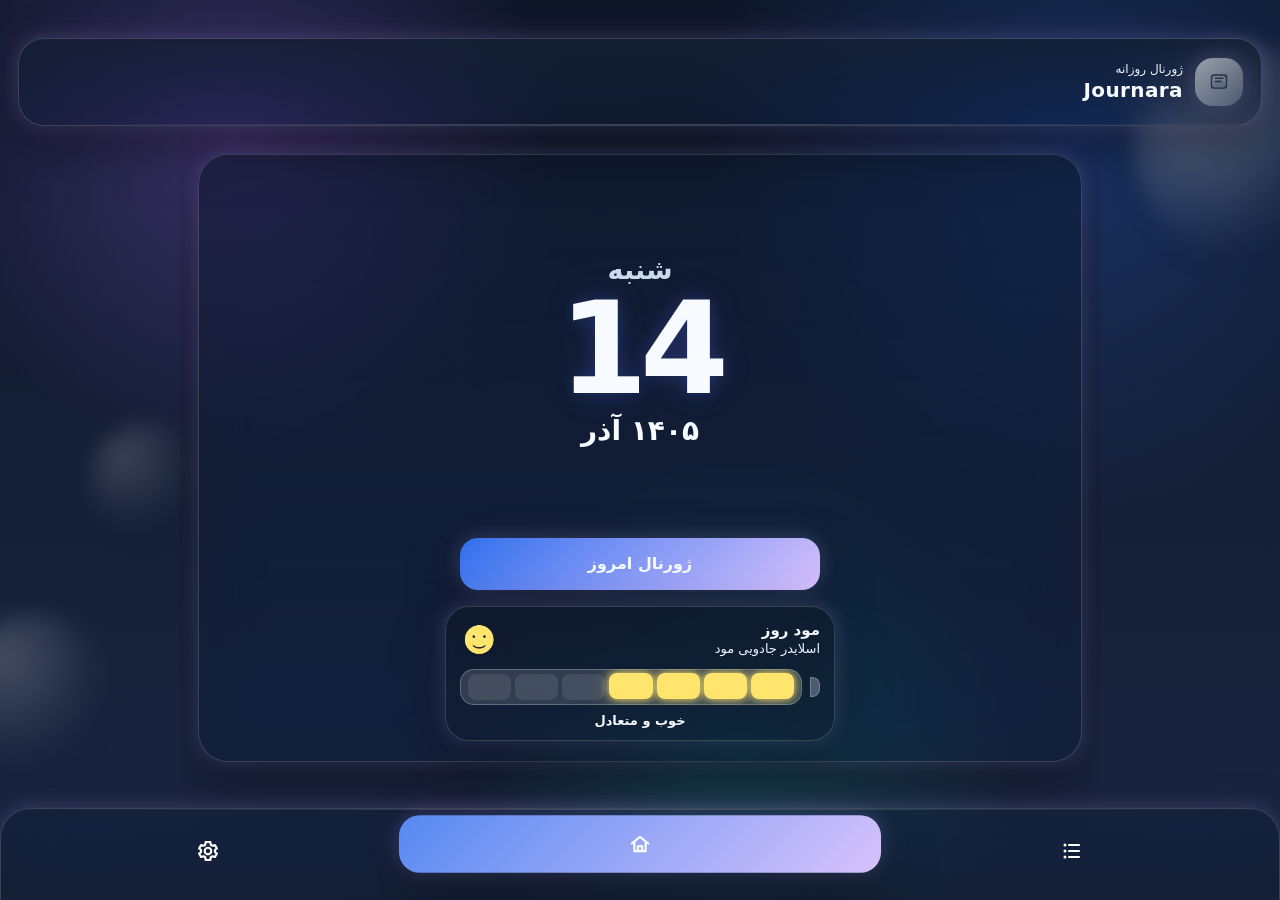
<file: index.html>
<!doctype html>
<html lang="fa" dir="rtl">
<head>
  <meta charset="utf-8">
  <meta name="viewport" content="width=device-width, initial-scale=1, viewport-fit=cover, maximum-scale=1, user-scalable=no">
  <meta name="theme-color" content="#0d1325">
  <meta name="apple-mobile-web-app-capable" content="yes">
  <meta name="apple-mobile-web-app-status-bar-style" content="black-translucent">
  <meta name="apple-mobile-web-app-title" content="Journara">
  <meta name="mobile-web-app-capable" content="yes">
  <link rel="apple-touch-icon" href="./ara_apple_ios.png">
  <link rel="manifest" href="./manifest.webmanifest">
  <title>Journara</title>
  <link rel="stylesheet" href="./styles.css">
</head>
<body>
  <div class="app-shell theme-bubbles dark" id="appShell">
    <div class="backdrop-layer"></div>
    <div class="bubble bubble-a"></div>
    <div class="bubble bubble-b"></div>
    <div class="bubble bubble-c"></div>

    <header class="top-safe glass" aria-label="ناحیه امن بالا">
      <div class="top-safe-inner">
        <div class="brand-mark" id="brandMark" aria-hidden="true"></div>
        <div class="brand-copy">
          <p class="eyebrow">ژورنال روزانه</p>
          <h1 class="brand">Journara</h1>
        </div>
      </div>
    </header>

    <main class="viewport-shell">
      <div class="content-scroller home-locked" id="contentScroller">
        <section class="page active home-page" id="page-home" data-page="home">
          <div class="hero glass">
            <div class="hero-date" id="heroDateWrap" tabindex="0" aria-label="تغییر روز با سوایپ بالا و پایین">
              <div class="day-flip-track" id="dayFlipTrack">
                <div class="day-face active" id="heroFace">
                  <div class="hero-weekday" id="heroWeekday">...</div>
                  <div class="hero-daynum" id="heroDayNum">--</div>
                  <div class="hero-month" id="heroMonth">...</div>
                </div>
              </div>
              <div class="hero-hint">با سوایپ بالا و پایین، روز را عوض کن</div>
            </div>

            <button class="primary-btn" id="openTodayJournalBtn">ژورنال امروز</button>

            <div class="mood-card compact glass inset">
              <div class="mood-meta">
                <div>
                  <div class="section-title">مود روز</div>
                  <div class="section-sub">اسلایدر جادویی مود</div>
                </div>
                <div class="mood-emoji" id="moodEmoji">🙂</div>
              </div>
              <div class="battery-mood" id="batteryMood">
                <div class="battery-shell">
                  <div class="battery-cap"></div>
                  <div class="battery-bars" id="batteryBars"></div>
                </div>
                <input type="range" min="0" max="6" step="1" value="3" id="moodSlider" class="mood-slider battery-slider">
              </div>
              <div class="mood-labels" id="moodLabel">خوب و متعادل</div>
            </div>
          </div>
<div class="today-summary" id="todaySummary" hidden></div>
        </section>

        <section class="page" id="page-list" data-page="list">
          <div class="panel glass sticky-title list-header">
            <div>
              <div class="section-title">همه ژورنال‌ها</div>
              <div class="section-sub">تاریخ، مود، عنوان و تعداد رسانه‌ها</div>
            </div>
            <button class="soft-btn mini-btn" id="newDatedEntryBtn">+ ژورنال با تاریخ دلخواه</button>
          </div>
          <div class="journal-list" id="journalList"></div>
        </section>

        <section class="page" id="page-settings" data-page="settings">
          <div class="settings-grid">
            <div class="panel glass">
              <div class="section-title">ظاهر</div>
              <div class="section-sub">روزها تمیز و شفاف؛ شب‌ها با نئون نرم و خوش‌رفتار.</div>

              <div class="settings-row mode-row">
                <label>حالت رنگ</label>
                <button class="mode-toggle" id="toggleModeBtn" aria-label="تغییر حالت روشن و تیره">
                  <span class="mode-toggle-track">
                    <span class="mode-toggle-thumb"></span>
                    <span class="mode-icon mode-sun" aria-hidden="true"></span>
                    <span class="mode-icon mode-moon" aria-hidden="true"></span>
                  </span>
                </button>
              </div>

              <div class="settings-row block">
                <label for="themeSelect">تم</label>
                <select id="themeSelect" class="select-box">
                  <option value="theme-bubbles">گوگولی حبابی</option>
                  <option value="theme-aurora">استایلیش اورورا</option>
                  <option value="theme-midnight">مردونه نئونی</option>
                  <option value="theme-candy">فانتزی دخترونه</option>
                </select>
              </div>
            </div>

            <div class="panel glass">
              <div class="section-title">پشتیبان‌گیری</div>
              <div class="section-sub">خروجی ZIP و کتاب PDF از ژورنال‌ها</div>
              <div class="stack gap12">
                <button class="soft-btn" id="exportZipBtn">خروجی ZIP</button>
                <label class="upload-btn">
                  بازیابی از ZIP
                  <input type="file" id="importZipInput" accept=".zip,application/zip">
                </label>
                <button class="soft-btn" id="exportPdfBtn">تحویل ژورنال به PDF</button>
              </div>
            </div>

            <div class="panel glass">
              <div class="section-title">ارتباط و نگهداری</div>
              <div class="stack gap12">
                <a class="soft-btn center-text" href="mailto:aria973@yahoo.com?subject=Feedback%20for%20Journara">ارسال نظرات</a>
                <button class="danger-btn" id="resetAllBtn">ریست کامل داده‌ها</button>
              </div>
            </div>
          </div>
        </section>

        <section class="page reader-page" id="page-reader" data-page="reader">
          <div class="reader-head glass">
            <button class="ghost-btn icon-btn" id="readerBackBtn" aria-label="بازگشت">‹</button>
            <div class="reader-meta" id="readerMeta"></div>
            <div class="menu-wrap">
              <button class="ghost-btn menu-trigger" id="entryMenuBtn" aria-label="منوی ژورنال">⋯</button>
              <div class="entry-menu hidden" id="entryMenu">
                <button id="editEntryBtn">ویرایش</button>
                <button id="deleteEntryBtn" class="danger-text">حذف</button>
              </div>
            </div>
          </div>
          <article class="reader-card glass" id="readerCard"></article>
        </section>
      </div>
    </main>

    <nav class="bottom-safe tabbar glass" aria-label="نوار ابزار پایین">
      <button class="tab" data-target="list" aria-label="لیست ژورنال‌ها">
        <span class="tab-icon" data-icon="list"></span>
      </button>
      <button class="tab active" data-target="home" aria-label="خانه">
        <span class="tab-icon" data-icon="home"></span>
      </button>
      <button class="tab" data-target="settings" aria-label="تنظیمات">
        <span class="tab-icon" data-icon="settings"></span>
      </button>
    </nav>
  </div>

  <dialog class="editor-modal" id="editorModal">
    <form method="dialog" class="editor-shell glass" id="editorFormShell">
      <div class="row spread center-v">
        <div>
          <div class="section-title" id="editorTitleLabel">ژورنال جدید</div>
          <div class="section-sub" id="editorDateLabel"></div>
        </div>
        <button class="ghost-btn" value="cancel">بستن</button>
      </div>

      <div class="stack gap14 editor-body">
        <label class="field">
          <span>عنوان</span>
          <input type="text" id="entryTitle" maxlength="120" placeholder="مثلاً: امروز بالاخره مغزم باهام همکاری کرد">
        </label>

        <label class="field">
          <span>متن ژورنال</span>
          <textarea id="entryBody" rows="10" placeholder="هر چیزی که می‌خواهی بنویس..."></textarea>
        </label>

        <div class="field">
          <span>مود</span>
          <div class="inline-mood glass inset">
            <div class="mood-emoji large" id="editorMoodEmoji">🙂</div>
            <div class="battery-mood compact-editor" id="editorBatteryMood">
              <div class="battery-shell">
                <div class="battery-cap"></div>
                <div class="battery-bars" id="editorBatteryBars"></div>
              </div>
              <input type="range" min="0" max="6" step="1" value="3" id="editorMoodSlider" class="mood-slider battery-slider">
            </div>
            <div class="mood-inline-label" id="editorMoodLabel">خوب و متعادل</div>
          </div>
        </div>

        <label class="upload-btn">
          افزودن عکس یا ویدیو
          <input type="file" id="mediaInput" accept="image/*,video/*" multiple>
        </label>

        <div class="media-preview-grid" id="mediaPreviewGrid"></div>
      </div>

      <div class="row spread center-v gap12 editor-actions">
        <div class="section-sub">بعد از ذخیره، ژورنال در حالت نمایش باز می‌شود.</div>
        <button class="primary-btn" type="button" id="saveEntryBtn">ذخیره ژورنال</button>
      </div>
    </form>
  </dialog>


  <dialog class="confirm-modal" id="confirmModal">
    <div class="confirm-shell glass">
      <div class="section-title" id="confirmTitle">تأیید</div>
      <div class="section-sub" id="confirmText">مطمئنی؟</div>
      <div class="confirm-actions">
        <button class="ghost-btn" type="button" id="confirmCancelBtn">انصراف</button>
        <button class="danger-btn" type="button" id="confirmOkBtn">ادامه</button>
      </div>
    </div>
  </dialog>


  <dialog class="date-modal" id="customDateModal">
    <form method="dialog" class="date-shell glass">
      <div class="section-title">ژورنال با تاریخ دلخواه</div>
      <div class="section-sub">تاریخ را انتخاب کن تا ژورنال برای همان روز ساخته یا باز شود.</div>
      <label class="field">
        <span>تاریخ</span>
        <input type="date" id="customDateInput">
      </label>
      <div class="confirm-actions">
        <button class="ghost-btn" value="cancel" type="button" id="customDateCancelBtn">انصراف</button>
        <button class="primary-btn" value="default" type="button" id="customDateOkBtn">ادامه</button>
      </div>
    </form>
  </dialog>

  <template id="journalItemTemplate">
    <button class="journal-item glass">
      <div class="journal-item-head">
        <div class="journal-item-date"></div>
        <div class="journal-item-mood"></div>
      </div>
      <div class="journal-item-title"></div>
      <div class="journal-item-sub"></div>
    </button>
  </template>
<script src="./app.js"></script>
</body>
</html>
</file>
<file: styles.css>
:root{
  color-scheme: light dark;
  --bg:#eef3fb;
  --bg2:#dfe8f5;
  --text:#233246;
  --text-strong:#0f1a2a;
  --muted:#5c6d82;
  --surface:rgba(255,255,255,.62);
  --surface-strong:rgba(255,255,255,.88);
  --surface-soft:rgba(255,255,255,.34);
  --line:rgba(255,255,255,.62);
  --panel-shadow:0 16px 34px rgba(33,58,92,.10);
  --shadow:0 18px 52px rgba(28,44,76,.12);
  --accent:#2f6fed;
  --accent2:#8b5cf6;
  --accent3:#14b8a6;
  --accent-ink:#f8fbff;
  --danger:#c53b59;
  --danger-ink:#fff9fa;
  --soft-btn-bg:rgba(255,255,255,.54);
  --soft-btn-border:rgba(132,152,179,.30);
  --field-bg:rgba(255,255,255,.74);
  --field-border:rgba(124,146,176,.30);
  --tabbar-size:92px;
  --topbar-gap:144px;
  --page-bottom-gap:124px;
  --chrome-pad:18px;
  --radius-xl:30px;
  --radius-lg:24px;
  --radius-md:18px;
  --blur:26px;
  --hero-font: ui-rounded, "SF Pro Rounded", "Arial Rounded MT Bold", "Trebuchet MS", system-ui, sans-serif;
  --body-font: ui-sans-serif, system-ui, -apple-system, BlinkMacSystemFont, "Segoe UI", sans-serif;
  --app-vh: 100dvh;
}

*{box-sizing:border-box;-webkit-tap-highlight-color:transparent}
html,body{
  margin:0;padding:0;width:100%;height:100%;overflow:hidden;overscroll-behavior:none;
  color:var(--text);
  font-family:var(--body-font);
}
html{background:linear-gradient(180deg,var(--bg),var(--bg2))}
body{
  position:relative;
  background:linear-gradient(180deg,var(--bg),var(--bg2));
  touch-action:manipulation;
}
button,input,select,textarea{font:inherit}
button{border:none;background:none;color:inherit;cursor:pointer}
a{text-decoration:none;color:inherit}
img,video{display:block;max-width:100%}
[hidden]{display:none !important}
.hidden{display:none !important}
.center-text{text-align:center;display:flex;justify-content:center;align-items:center}
.row{display:flex}.spread{justify-content:space-between}.center-v{align-items:center}.stack{display:flex;flex-direction:column}.gap12{gap:12px}.gap14{gap:14px}

.app-shell{
  position:relative;
  width:100%;
  height:var(--app-vh);
  min-height: var(--app-vh);
  overflow:hidden;
  isolation:isolate;
  background:linear-gradient(180deg,var(--bg),var(--bg2));
}

.backdrop-layer,.bubble{position:absolute;pointer-events:none}
.backdrop-layer{
  inset:0;
  background:
    radial-gradient(circle at 18% 15%, color-mix(in srgb, var(--accent2) 30%, transparent), transparent 25%),
    radial-gradient(circle at 84% 16%, color-mix(in srgb, var(--accent) 28%, transparent), transparent 29%),
    radial-gradient(circle at 58% 82%, color-mix(in srgb, var(--accent3) 24%, transparent), transparent 27%);
  opacity:.96;
}
.bubble{
  border-radius:50%;
  background:radial-gradient(circle at 32% 30%, rgba(255,255,255,.88), rgba(255,255,255,.16) 55%, transparent 72%);
  box-shadow:inset 0 1px 1px rgba(255,255,255,.55),0 12px 30px rgba(0,0,0,.10);
  filter:blur(10px);
}
.bubble-a{width:210px;height:210px;top:5%;right:-64px;opacity:.34;animation:floaty 14s ease-in-out infinite}
.bubble-b{width:150px;height:150px;bottom:15%;left:-42px;opacity:.22;animation:floaty 17s ease-in-out infinite reverse}
.bubble-c{width:110px;height:110px;top:47%;left:7%;opacity:.18;animation:floaty 10s ease-in-out infinite}
@keyframes floaty{0%,100%{transform:translate3d(0,0,0)}50%{transform:translate3d(0,-18px,0)}}

.glass{
  background:linear-gradient(180deg, color-mix(in srgb,var(--surface) 98%, transparent), color-mix(in srgb,var(--surface-soft) 94%, transparent));
  border:1px solid var(--line);
  box-shadow:var(--shadow);
  backdrop-filter:blur(var(--blur)) saturate(138%);
  -webkit-backdrop-filter:blur(var(--blur)) saturate(138%);
}
.inset{box-shadow:inset 0 1px 0 rgba(255,255,255,.35)}
.panel,.hero,.reader-card,.reader-head,.journal-item,.editor-shell,.top-safe,.tabbar{border-radius:var(--radius-xl)}

.top-safe{
  position:absolute;
  top:34px;
  left:18px;
  right:18px;
  z-index:50;
  min-height:88px;
  padding:16px 18px 14px;
  border-radius:26px;
  background:linear-gradient(180deg,color-mix(in srgb,var(--surface-strong) 98%, transparent),color-mix(in srgb,var(--surface-soft) 88%, transparent));
  box-shadow:0 14px 30px rgba(18,31,55,.10), inset 0 1px 0 rgba(255,255,255,.45);
  overflow:visible;
}
.top-safe::after{
  content:"";
  position:absolute;
  left:14px; right:14px; bottom:0; height:1px;
  background:linear-gradient(90deg,transparent,rgba(255,255,255,.52),transparent);
  pointer-events:none;
}
.top-safe-inner{display:flex;align-items:center;gap:12px;min-height:52px;padding-top:2px}
.brand-mark{
  width:48px;height:48px;border-radius:18px;display:grid;place-items:center;flex:0 0 auto;
  background:linear-gradient(145deg, rgba(255,255,255,.56), rgba(255,255,255,.16));
  box-shadow:0 10px 24px rgba(0,0,0,.12), inset 0 1px 0 rgba(255,255,255,.6);
  overflow:hidden;
}
.brand-mark svg{width:30px;height:30px;display:block}
.eyebrow{margin:0;font-size:12px;color:var(--muted)}
.brand{margin:2px 0 0;font-size:20px;letter-spacing:.02em;color:var(--text-strong)}

.viewport-shell{position:absolute;inset:0;overflow:hidden}
.content-scroller{
  position:absolute; inset:0;
  overflow-x:hidden; overflow-y:auto;
  scrollbar-width:none;
  padding:var(--topbar-gap) 18px var(--page-bottom-gap);
}
.content-scroller::-webkit-scrollbar{display:none}
.content-scroller.home-locked{overflow:hidden}

.page{display:none;min-height:100%;padding-bottom:12px}
.page.active{display:block;animation:pageFade .24s ease}
@keyframes pageFade{from{opacity:0;transform:translateY(10px)}to{opacity:1;transform:translateY(0)}}

.home-page{
  min-height:calc(var(--app-vh) - var(--topbar-gap) - var(--page-bottom-gap));
  /*height:calc(var(--app-vh) - var(--topbar-gap) - var(--page-bottom-gap));*/
  height: auto;
  overflow:visible;
}
.hero{
  min-height:100%;
  height:100%;
  display:grid;
  grid-template-rows:minmax(0,1fr) auto auto;
  align-items:stretch;
  justify-items:center;
  gap:16px;
  padding:22px 20px 18px;
  overflow:visible;
}
.hero > *{width:100%;max-width:100%}
.hero-date{
  min-height:0;
  display:grid;
  grid-template-rows:auto auto;
  align-content:center;
  justify-items:center;
  text-align:center;
  user-select:none;
  width:100%;
}
.day-flip-track{
  position:relative;
  width:100%;
  min-height:clamp(260px, 42vh, 420px);
  height:clamp(260px, 42vh, 420px);
  max-height:clamp(260px, 42vh, 420px);
  overflow:hidden;
}
.day-face{
  position:absolute;
  inset:0;
  width:100%;
  display:flex;
  flex-direction:column;
  align-items:center;
  justify-content:center;
  gap:8px;
  transition:transform .34s cubic-bezier(.2,.9,.2,1), opacity .26s ease;
}
.day-face.slide-next{transform:translateY(-52px);opacity:0}
.day-face.slide-prev{transform:translateY(52px);opacity:0}
.day-face.enter-next{transform:translateY(52px);opacity:0}
.day-face.enter-prev{transform:translateY(-52px);opacity:0}
.day-face.enter-next.active,.day-face.enter-prev.active{transform:translateY(0);opacity:1}

.hero-weekday,.hero-month{font-family:var(--hero-font);font-weight:800}
.hero-weekday{font-size:clamp(18px,3.6vw,27px);color:var(--muted)}
.hero-daynum{
  font-family:var(--hero-font);
  font-weight:900;
  font-size:clamp(72px,17vw,128px);
  line-height:.88;
  letter-spacing:-.06em;
  color:var(--text-strong);
  text-shadow:0 12px 32px rgba(255,255,255,.10);
}
.hero-month{font-size:clamp(19px,4vw,28px);color:var(--text-strong)}
.hero-hint{display:none}

.primary-btn,.soft-btn,.danger-btn,.upload-btn,.ghost-btn{
  min-height:52px;border-radius:18px;padding:0 16px;display:inline-flex;align-items:center;justify-content:center;gap:8px;
  transition:transform .18s ease, box-shadow .22s ease, background .22s ease, border-color .22s ease
}
.primary-btn{
  background:linear-gradient(135deg,var(--accent),color-mix(in srgb, var(--accent2) 42%, white));
  color:var(--accent-ink);
  font-weight:800;
  box-shadow:0 16px 34px color-mix(in srgb, var(--accent) 30%, transparent)
}
.soft-btn,.upload-btn,.ghost-btn{
  background:var(--soft-btn-bg);
  border:1px solid var(--soft-btn-border);
  color:var(--text-strong)
}
.mini-btn{min-height:44px;padding:0 14px;font-size:13px;font-weight:700;white-space:nowrap}
.danger-btn{
  background:linear-gradient(135deg, color-mix(in srgb, var(--danger) 76%, white), var(--danger));
  color:var(--danger-ink);
  font-weight:800;
  box-shadow:0 14px 26px color-mix(in srgb, var(--danger) 24%, transparent)
}
button:active,.upload-btn:active,a.soft-btn:active{transform:scale(.985)}

.hero .primary-btn{
  width:min(360px,100%);
  align-self:center;
  justify-self:center;
}
.mood-card.compact{
  width:min(390px,100%);
  margin:0 auto;
  padding:14px 14px 12px;
  border-radius:24px;
}
.mood-meta{display:flex;align-items:center;justify-content:space-between;gap:12px;margin-bottom:10px}
.section-title{font-weight:800;font-size:15px;color:var(--text-strong)}
.section-sub{font-size:13px;color:var(--muted);line-height:1.55}
.mood-emoji{font-size:0;line-height:1; width:38px;height:38px; display:block}
.mood-emoji.large{width:46px;height:46px}
.mood-emoji img,.mood-emoji svg{width:100%;height:100%;display:block}
.battery-mood{position:relative}
.battery-shell{position:relative;display:flex;align-items:center;gap:8px;width:100%}
.battery-cap{width:10px;height:20px;border-radius:0 8px 8px 0;background:color-mix(in srgb,var(--text) 28%, transparent);box-shadow:inset 0 0 0 1px rgba(255,255,255,.22);order:-1}
.battery-bars{
  position:relative;flex:1;height:36px;padding:5px 8px;border-radius:14px;
  background:rgba(255,255,255,.14);
  box-shadow:inset 0 0 0 1px rgba(255,255,255,.24);
  display:grid;grid-template-columns:repeat(7,minmax(0,1fr));gap:4px;overflow:hidden
}
.battery-bars .bar{border-radius:8px;background:rgba(255,255,255,.22);transition:background .24s ease, box-shadow .24s ease, transform .22s ease, opacity .2s ease;opacity:.72}
.battery-bars .bar.active{opacity:1;transform:translateY(-1px)}
.battery-slider{-webkit-appearance:none;appearance:none;width:100%;height:38px;background:transparent;position:absolute;inset:0;opacity:.01;cursor:pointer}
.battery-slider::-webkit-slider-thumb{-webkit-appearance:none;appearance:none;width:32px;height:32px;border-radius:50%}
.battery-slider::-moz-range-thumb{width:32px;height:32px;border:none;border-radius:50%}
.mood-labels,.mood-inline-label{text-align:center;font-size:13px;margin-top:8px;font-weight:700;color:var(--text-strong)}

.today-summary{display:none !important}

.settings-grid{display:grid;grid-template-columns:1fr;gap:14px}
.panel,.reader-card,.reader-head,.journal-item,.editor-shell,.confirm-shell,.date-shell{padding:16px}
.settings-row{display:flex;align-items:center;justify-content:space-between;gap:14px}
.settings-row.block{display:flex;flex-direction:column;align-items:stretch}
.mode-row{margin-top:12px}
.mode-toggle{padding:0;border:none;background:transparent}
.mode-toggle-track{
  position:relative;display:flex;align-items:center;justify-content:space-between;
  width:92px;height:48px;padding:0 12px;border-radius:999px;background:rgba(255,255,255,.16);
  border:1px solid rgba(255,255,255,.26);box-shadow:inset 0 1px 0 rgba(255,255,255,.22)
}
.mode-toggle-thumb{
  position:absolute;top:4px;right:4px;width:40px;height:40px;border-radius:50%;
  background:linear-gradient(145deg,#fff,rgba(255,255,255,.72));box-shadow:0 10px 20px rgba(0,0,0,.14);
  transition:transform .32s cubic-bezier(.22,.9,.2,1)
}
.mode-icon{width:18px;height:18px;color:var(--text-strong);display:grid;place-items:center;position:relative;z-index:1}
.mode-icon svg{width:18px;height:18px;display:block;stroke-width:2.1;stroke-linecap:round;stroke-linejoin:round}
.app-shell.light .mode-toggle-thumb{transform:translateX(0)}
.app-shell.dark .mode-toggle-thumb{transform:translateX(-44px)}

.select-box{
  width:100%;
  min-height:52px;
  border-radius:18px;
  border:1px solid var(--field-border);
  padding:0 14px;
  background:var(--field-bg);
  color:var(--text-strong);
  outline:none;
}
.select-box option{color:#101828;background:#f8fbff}
.app-shell.dark .select-box option{color:#eef6ff;background:#122033}

.list-header{display:flex;justify-content:space-between;align-items:center;gap:12px;margin-bottom:12px}
.journal-list{display:grid;gap:14px}
.journal-item{
  width:100%;position:relative;overflow:visible;text-align:right;
  box-shadow:var(--panel-shadow),var(--shadow);
}
.journal-item-head{display:flex;justify-content:space-between;gap:12px;align-items:flex-start;margin-bottom:10px}
.journal-item-date,.journal-item-mood,.journal-item-sub,.reader-meta,.eyebrow{color:var(--text)}
.journal-item-title{font-weight:800;font-size:18px;color:var(--text-strong);margin-bottom:8px}
.journal-item-sub{font-size:13px;line-height:1.7}
.journal-item-mood{
  display:flex;
  align-items:center;
  gap:8px;
  font-weight:700;
}

.reader-page{padding-bottom:0}
.reader-head{
  display:flex;align-items:flex-start;justify-content:space-between;gap:10px;margin-bottom:12px;position:relative;overflow:visible;z-index:6
}
.reader-meta{font-size:13px;line-height:1.8;text-align:center;flex:1}
.menu-wrap{position:relative;z-index:30;overflow:visible}
.entry-menu{
  position:absolute;top:58px;left:0;display:flex;flex-direction:column;min-width:136px;padding:8px;border-radius:16px;
  background:rgba(17,20,33,.96);color:#fff;box-shadow:0 16px 40px rgba(0,0,0,.28);z-index:60
}
.entry-menu button{padding:10px 12px;border-radius:12px;text-align:right}
.entry-menu button:hover{background:rgba(255,255,255,.08)}
.danger-text{color:#ff8ca0}
.reader-card{position:relative;z-index:1;overflow:visible}
.reader-card h2{margin:0 0 8px;font-size:24px;color:var(--text-strong)}
.reader-card p{line-height:1.9;white-space:pre-wrap}
.reader-card .media-block{margin-top:14px;overflow:hidden;border-radius:22px}
.reader-card video,.reader-card img{width:100%;border-radius:22px;background:rgba(0,0,0,.1)}

.editor-modal,.confirm-modal,.date-modal{border:none;padding:0;background:transparent}
.editor-modal{width:min(100vw,720px)}
.editor-modal::backdrop,.confirm-modal::backdrop,.date-modal::backdrop{background:rgba(9,12,22,.45);backdrop-filter:blur(8px)}
.editor-shell{padding:16px;max-height:min(84dvh,880px);overflow:auto}
.field{display:flex;flex-direction:column;gap:8px}
.field span,.upload-btn,.soft-btn,.ghost-btn,.section-sub,.journal-item-date,.journal-item-mood,.journal-item-sub,.reader-meta{color:var(--text)}
.field input,.field textarea{
  width:100%;border:1px solid var(--field-border);outline:none;border-radius:18px;padding:14px;background:var(--field-bg);color:var(--text-strong)
}
.field textarea{resize:vertical;min-height:180px}
.inline-mood{padding:12px;border-radius:20px}
.compact-editor{margin-top:8px}
.media-preview-grid{display:grid;grid-template-columns:repeat(2,minmax(0,1fr));gap:10px}
.media-preview-grid img,.media-preview-grid video{border-radius:18px;aspect-ratio:1/1;object-fit:cover}
.upload-btn{position:relative;overflow:hidden}
.upload-btn input{display:none}
.confirm-modal{width:min(92vw,420px)}
.confirm-shell,.date-shell{padding:18px;border-radius:26px;display:flex;flex-direction:column;gap:16px}
.confirm-actions{display:flex;gap:12px;justify-content:flex-end}
.confirm-actions .ghost-btn,.confirm-actions .danger-btn,.confirm-actions .primary-btn{min-width:110px}

.bottom-safe{
  position:absolute;
  left:0; right:0; bottom:0;
  z-index:52;
  display:grid;
  grid-template-columns:1fr 1.24fr 1fr;
  align-items:center;
  gap:10px;
  padding:12px 18px 20px;
  min-height:var(--tabbar-size);
  border-radius:30px 30px 0 0;
  border-bottom:none;
  background:linear-gradient(0deg,color-mix(in srgb,var(--surface-strong) 98%, transparent),color-mix(in srgb,var(--surface-soft) 88%, transparent));
  box-shadow:0 -14px 30px rgba(18,31,55,.10), inset 0 1px 0 rgba(255,255,255,.42);
  overflow:visible;
}
.bottom-safe::before{
  content:"";
  position:absolute;
  left:14px; right:14px; top:0; height:1px;
  background:linear-gradient(90deg,transparent,rgba(255,255,255,.52),transparent);
  pointer-events:none;
}
.tab{
  min-height:56px;border-radius:20px;display:grid;place-items:center;transition:transform .22s ease, background .22s ease, box-shadow .22s ease, color .22s ease;
  color:var(--text-strong)
}
.tab-icon{width:24px;height:24px;display:grid;place-items:center;line-height:1}
.tab-icon svg{width:24px;height:24px;display:block;stroke-width:2.15;stroke-linecap:round;stroke-linejoin:round}
.tab.active{
  background:linear-gradient(135deg, color-mix(in srgb, var(--accent) 82%, white), color-mix(in srgb, var(--accent2) 40%, white));
  color:var(--accent-ink);
  transform:translateY(-4px);
  box-shadow:0 14px 28px color-mix(in srgb, var(--accent) 24%, transparent)
}
.tab[data-target="home"]{order:2}.tab[data-target="list"]{order:1}.tab[data-target="settings"]{order:3}
.tab.active[data-target="home"]{transform:translateY(-7px) scale(1.03)}

.toast{
  position:fixed;right:18px;left:18px;bottom:calc(var(--tabbar-size) + 26px);z-index:99;padding:14px 16px;border-radius:18px;
  background:rgba(17,20,33,.92);color:#fff;text-align:center;box-shadow:0 12px 30px rgba(0,0,0,.22);animation:toastIn .18s ease
}
@keyframes toastIn{from{transform:translateY(8px);opacity:0}to{transform:translateY(0);opacity:1}}

.app-shell.light{
  --text:#213147;--text-strong:#0d1728;--muted:#5a6d84;--line:rgba(255,255,255,.70);
  --shadow:0 18px 48px rgba(28,44,76,.12);--surface:rgba(255,255,255,.62);--surface-strong:rgba(255,255,255,.90);
  --surface-soft:rgba(255,255,255,.34);--soft-btn-bg:rgba(255,255,255,.68);--soft-btn-border:rgba(135,153,177,.32);
  --field-bg:rgba(255,255,255,.78);--field-border:rgba(129,148,174,.34)
}
.app-shell.light .panel,.app-shell.light .hero,.app-shell.light .reader-card,.app-shell.light .reader-head,.app-shell.light .journal-item,.app-shell.light .editor-shell,.app-shell.light .top-safe,.app-shell.light .bottom-safe{
  box-shadow:var(--panel-shadow),var(--shadow)
}
.app-shell.light .battery-bars{background:rgba(129,145,170,.18);box-shadow:inset 0 0 0 1px rgba(119,137,165,.22)}
.app-shell.light .battery-bars .bar{background:rgba(124,141,166,.32)}
.app-shell.light .battery-cap{background:rgba(108,123,146,.46)}
.app-shell.dark{
  --bg:#0e1625;--bg2:#18253b;--text:#edf5ff;--text-strong:#ffffff;--muted:#ccdaee;
  --line:rgba(255,255,255,.16);--shadow:0 22px 54px rgba(0,0,0,.34);--surface:rgba(17,27,43,.58);
  --surface-strong:rgba(20,31,50,.86);--surface-soft:rgba(18,28,46,.42);--soft-btn-bg:rgba(255,255,255,.10);
  --soft-btn-border:rgba(255,255,255,.12);--field-bg:rgba(255,255,255,.10);--field-border:rgba(255,255,255,.12);
  --accent-ink:#f7fbff
}
.app-shell.dark .hero-daynum,.app-shell.dark .hero-month,.app-shell.dark .brand,.app-shell.dark .section-title,.app-shell.dark .mood-labels,.app-shell.dark .mood-inline-label{color:#f7fbff}
.app-shell.dark .hero-daynum{text-shadow:0 0 18px color-mix(in srgb, var(--accent) 22%, transparent),0 0 34px color-mix(in srgb, var(--accent2) 15%, transparent)}
.app-shell.dark .glass,.app-shell.dark .tab.active,.app-shell.dark .primary-btn{box-shadow:var(--shadow),0 0 18px color-mix(in srgb, var(--accent) 18%, transparent),0 0 34px color-mix(in srgb, var(--accent2) 10%, transparent)}
.app-shell.theme-bubbles{--accent:#2f6fed;--accent2:#9a66f4;--accent3:#18b8a4}
.app-shell.theme-aurora{--accent:#3555d8;--accent2:#0f9e8d;--accent3:#46b4f0}
.app-shell.theme-midnight{--accent:#1675d1;--accent2:#0aa59d;--accent3:#6d8cff}
.app-shell.theme-candy{--accent:#8c4fd6;--accent2:#d97706;--accent3:#e85ca8}
.app-shell.theme-midnight.dark .brand-mark,.app-shell.theme-midnight.dark .tab.active,.app-shell.theme-midnight.dark .primary-btn,.app-shell.theme-midnight.dark .glass{box-shadow:var(--shadow),0 0 18px rgba(49,184,255,.22),0 0 34px rgba(64,240,207,.12)}
.app-shell.theme-candy.dark .brand-mark,.app-shell.theme-candy.dark .tab.active,.app-shell.theme-candy.dark .primary-btn,.app-shell.theme-candy.dark .glass{box-shadow:var(--shadow),0 0 18px rgba(255,103,183,.2),0 0 34px rgba(184,130,255,.12)}
.app-shell.theme-aurora.dark .brand-mark,.app-shell.theme-aurora.dark .tab.active,.app-shell.theme-aurora.dark .primary-btn,.app-shell.theme-aurora.dark .glass{box-shadow:var(--shadow),0 0 18px rgba(122,139,255,.2),0 0 34px rgba(86,227,198,.14)}
.app-shell.theme-bubbles.dark .brand-mark,.app-shell.theme-bubbles.dark .tab.active,.app-shell.theme-bubbles.dark .primary-btn,.app-shell.theme-bubbles.dark .glass{box-shadow:var(--shadow),0 0 18px rgba(118,168,255,.18),0 0 34px rgba(255,143,208,.12)}
.app-shell.light.theme-bubbles{--bg:#eef3fb;--bg2:#dde8f8}
.app-shell.light.theme-aurora{--bg:#edf4f3;--bg2:#dce9e9}
.app-shell.light.theme-midnight{--bg:#edf2f6;--bg2:#dde5ee}
.app-shell.light.theme-candy{--bg:#f6eff7;--bg2:#eadff0}
.app-shell.dark.theme-bubbles{--bg:#0f1728;--bg2:#1a2642}
.app-shell.dark.theme-aurora{--bg:#0d1a1f;--bg2:#15303a}
.app-shell.dark.theme-midnight{--bg:#0c1520;--bg2:#11283a}
.app-shell.dark.theme-candy{--bg:#1a1324;--bg2:#2a1f36}
.app-shell.dark .top-safe::after,.app-shell.dark .bottom-safe::before{background:linear-gradient(90deg,transparent,rgba(255,255,255,.18),transparent)}

.mood-glyph{
  display:inline-flex;
  align-items:center;
  gap:8px;
}
.mood-glyph img{
  width:24px;height:24px;display:block;flex:0 0 auto;
  image-rendering:auto;
}
.mood-glyph.text-only{gap:0}
.mood-glyph.text-only img{display:none}
.mood-glyph .mood-text{line-height:1.2}

.panel,.hero,.reader-card,.reader-head,.journal-item,.editor-shell,.top-safe,.bottom-safe{overflow:visible}
.journal-list,.settings-grid,.reader-page,.page{contain:none}

@media (min-width:860px){
  .content-scroller{max-width:920px;margin-inline:auto}
  .settings-grid{grid-template-columns:repeat(3,minmax(0,1fr))}
  .media-preview-grid{grid-template-columns:repeat(3,minmax(0,1fr))}
}

@media (max-width:760px){
  .top-safe{top:20px}
  .content-scroller{padding-top:112px;padding-bottom:122px}
  .home-page{height:calc(var(--app-vh) - 234px);min-height:calc(var(--app-vh) - 234px)}
  .hero-daynum{font-size:clamp(64px,16vw,118px)}
}

@media (max-width:520px){
  .list-header{align-items:stretch;flex-direction:column}
  .mini-btn{width:100%}
  .top-safe{left:12px;right:12px;padding-inline:14px}
  .content-scroller{padding-inline:12px}
  .hero{padding:16px 14px 14px}
  .mood-card.compact{width:100%}
}

@media (max-height:780px){
  .top-safe{top:18px}
  .content-scroller{padding-top:108px;padding-bottom:118px}
  .home-page{height:calc(var(--app-vh) - 226px);min-height:calc(var(--app-vh) - 226px)}
  .hero{gap:10px;padding:16px 14px 14px}
  .day-flip-track{min-height:clamp(210px, 38vh, 320px);max-height:clamp(210px, 38vh, 320px)}
  .hero-daynum{font-size:clamp(58px,14vw,96px)}
}


.today-summary{display:none !important}

.hero,.panel,.reader-card,.reader-head,.journal-item,.editor-shell,.top-safe,.bottom-safe,.mood-card,.brand-mark{
  overflow:visible;
  clip-path:none;
  -webkit-clip-path:none;
}

.page,.journal-list,.settings-grid,.reader-page{overflow:visible}

@media (min-width:860px){
  .top-safe{top:38px}
  .content-scroller{padding-top:154px;padding-bottom:126px}
  .home-page{height:calc(var(--app-vh) - 280px);min-height:calc(var(--app-vh) - 280px)}
  .hero{padding:24px 22px 20px}
}

@media (max-width:760px){
  .top-safe{top:28px}
  .content-scroller{padding-top:130px;padding-bottom:120px}
  .home-page{height:calc(var(--app-vh) - 250px);min-height:calc(var(--app-vh) - 250px)}
  .day-flip-track{min-height:clamp(250px, 40vh, 360px);height:clamp(250px, 40vh, 360px);max-height:clamp(250px, 40vh, 360px)}
}

@media (max-width:520px){
  .top-safe{top:26px}
  .content-scroller{padding-top:126px;padding-bottom:118px}
  .hero{padding:18px 16px 16px;gap:14px}
  .day-flip-track{min-height:clamp(220px, 36vh, 300px);height:clamp(220px, 36vh, 300px);max-height:clamp(220px, 36vh, 300px)}
}

@media (max-height:780px){
  .top-safe{top:24px}
  .content-scroller{padding-top:122px;padding-bottom:116px}
  .home-page{height:calc(var(--app-vh) - 238px);min-height:calc(var(--app-vh) - 238px)}
  .hero{gap:12px;padding:18px 16px 16px}
  .day-flip-track{min-height:clamp(210px, 34vh, 288px);height:clamp(210px, 34vh, 288px);max-height:clamp(210px, 34vh, 288px)}
}
</file>
